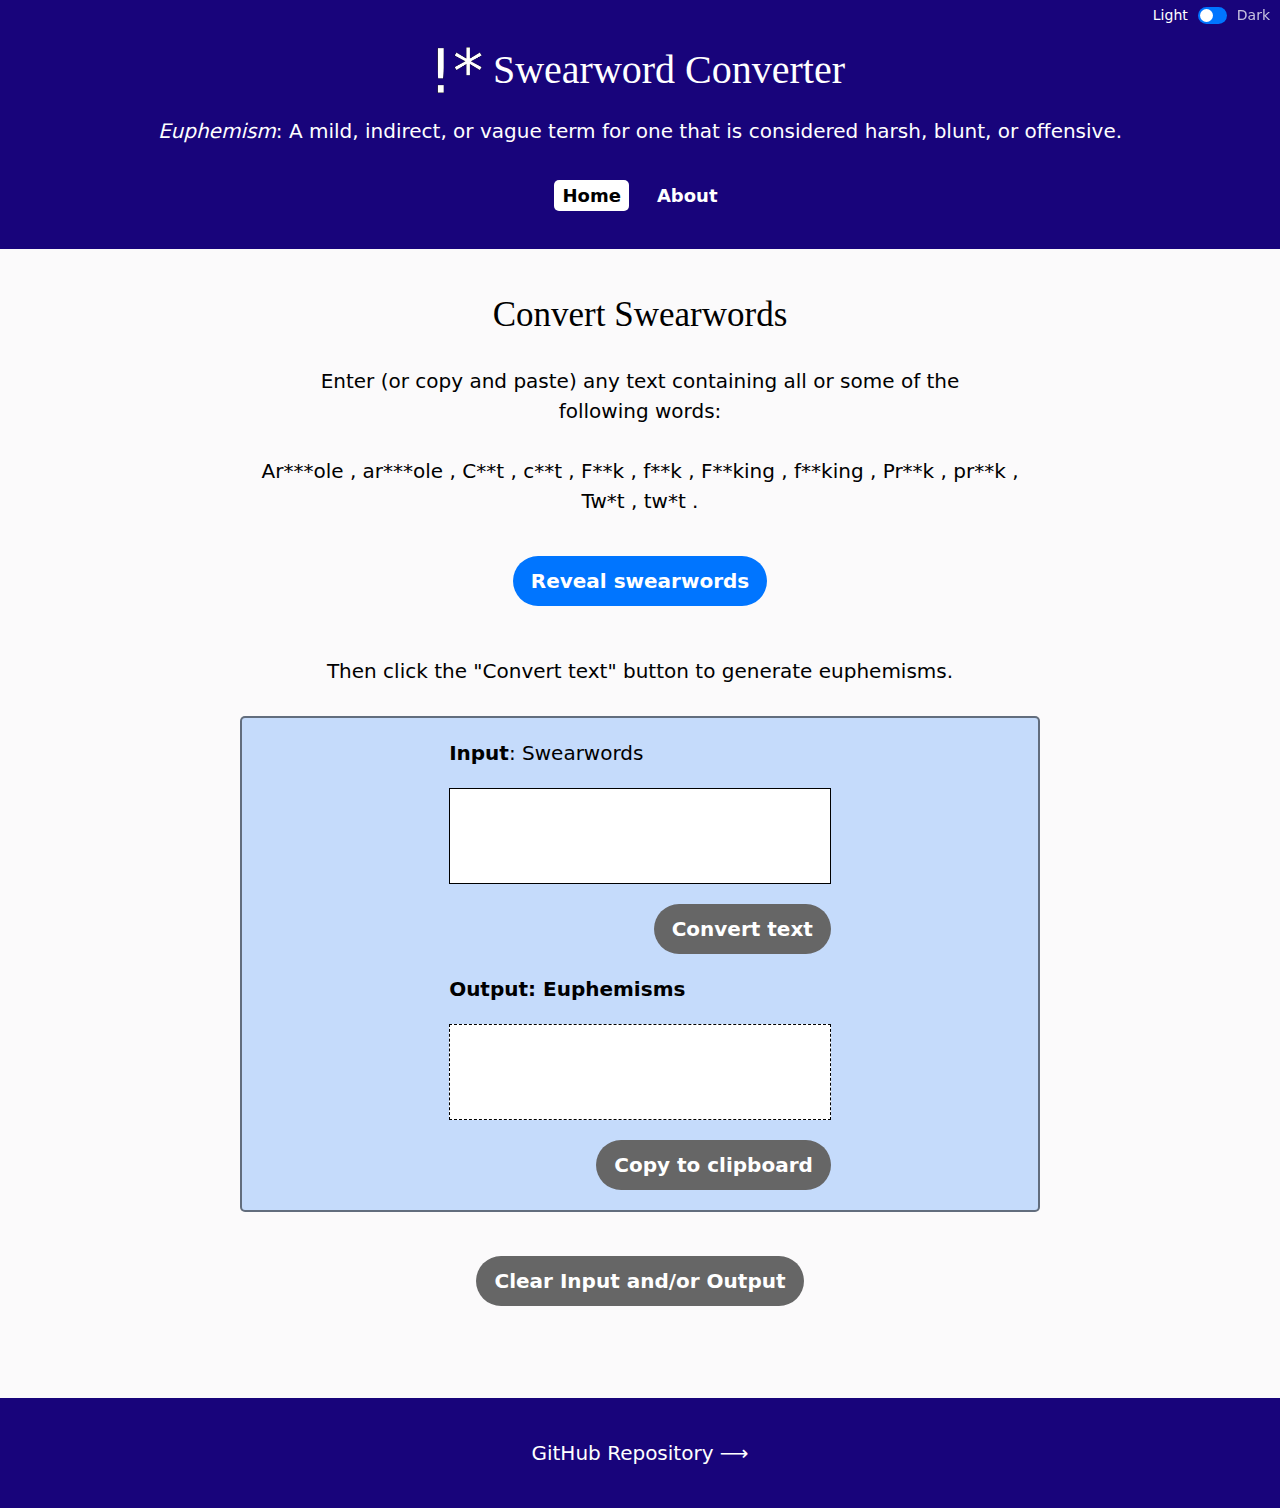
<file: index.html>
<!DOCTYPE html>
<html lang="en-gb">

<head>
    <meta charset="UTF-8">
    <meta name="viewport" content="width=device-width, initial-scale=1.0">
    <meta name="description"
        content="This page replaces swearwords with euphemisms. A list of convertible swearwords is included, so parental discretion is advised.">

    <title>Swearword Converter | Home</title>
    <link rel="apple-touch-icon" sizes="180x180" href="./apple-touch-icon.png">
    <link rel="icon" type="image/png" sizes="32x32" href="./favicon-32x32.png">
    <link rel="icon" type="image/png" sizes="16x16" href="./favicon-16x16.png">
    <link rel="manifest" href="./site.webmanifest">
    <link rel="stylesheet" href="./style.css">
    <script type="application/ld+json">
        {
        "@context": "https://schema.org",
        "@type": "WebPage",
        "name": "Swearword Converter | Home",
        "description": "This page replaces swearwords with euphemisms.",
        "contentRating": "Mature"
        }
    </script>
    <script src="./index.js" type="module"></script>
</head>

<body>
    <a href="#main-content" class="element-invisible element-focusable skip-link">Skip to main content</a>
    <div class="theme-toggler">
        <p class="light">Light<span class="visually-hidden"> theme inactive</span></p><button type="button"
            aria-pressed="true" aria-label="Toggle theme"><span></span></button>
        <p class="dark">Dark<span class="visually-hidden"> theme active</span></p>
    </div>
    <header class="header">
        <div class="title">
            <img src="./img/icon.png" alt="" width="48" class="logo">
            <p class="h1">Swearword Converter</p>
        </div>
        <p class="definition"><i>Euphemism</i>: A mild, indirect, or vague term for one that is considered harsh, blunt,
            or offensive.</p>
        <nav class="main-navigation">
            <ul>
                <li><a href="./index.html" aria-current="page">Home</a></li>
                <li><a href="./about.html">About</a></li>
            </ul>
        </nav>

    </header>
    <main class="main" id="main-content">
        <h1>Convert Swearwords</h1>
        <div class="container flow">
            <p class="center">Enter (or copy and paste) any text containing all or some of the following words:</p>

            <div class="vocab">
                <p class="center">
                    <span data-word-obscured style="display:inline">Ar&#42;&#42;&#42;ole</span>
                    <span data-word-full style="display:none">Arsehole</span>,
                    <span data-word-obscured style="display:inline">ar&#42;&#42;&#42;ole</span>
                    <span data-word-full style="display:none">arsehole</span>,

                    <span data-word-obscured style="display:inline">C&#42;&#42;t</span>
                    <span data-word-full style="display:none">Cunt</span>,
                    <span data-word-obscured style="display:inline">c&#42;&#42;t</span>
                    <span data-word-full style="display:none">cunt</span>,

                    <span data-word-obscured style="display:inline">F&#42;&#42;k</span>
                    <span data-word-full style="display:none">Fuck</span>,
                    <span data-word-obscured style="display:inline">f&#42;&#42;k</span>
                    <span data-word-full style="display:none">fuck</span>,

                    <span data-word-obscured style="display:inline">F&#42;&#42;king</span>
                    <span data-word-full style="display:none">Fucking</span>,
                    <span data-word-obscured style="display:inline">f&#42;&#42;king</span>
                    <span data-word-full style="display:none">fucking</span>,

                    <span data-word-obscured style="display:inline">Pr&#42;&#42;k</span>
                    <span data-word-full style="display:none">Prick</span>,
                    <span data-word-obscured style="display:inline">pr&#42;&#42;k</span>
                    <span data-word-full style="display:none">prick</span>,

                    <span data-word-obscured style="display:inline">Tw&#42;t</span>
                    <span data-word-full style="display:none">Twat</span>,
                    <span data-word-obscured style="display:inline">tw&#42;t</span>
                    <span data-word-full style="display:none">twat</span>.
                </p>
                <div class="row"><button type="button" id="toggle-reveal-btn"><span id="reveal-btn-txt">Reveal</span>
                        swearwords</button></div>
            </div>

            <p class="center">Then click the "Convert text" button to generate euphemisms.</p>


            <div class="row form-container">
                <form id="replace-swearwords">

                    <label>
                        <span><b>Input</b>: Swearwords</span>
                        <textarea class="text-area" name="text-area" id="swearwords-textarea"></textarea>
                    </label>

                    <button id="convert-text-btn" type="submit" disabled>Convert text</button>


                </form>

                <div class="euphemisms">
                    <h2><b>Output</b>: Euphemisms</h2>
                    <p id="euphemisms" style="border-style: dashed;"></p>
                    <button id="copy-to-clipboard-btn" type="button" disabled>Copy to clipboard</button>
                </div>
            </div>
        </div>
        <div class="row">
            <button type="button" id="clear-text-button" class="clear-text" disabled>
                Clear Input and/or Output
            </button>
        </div>
    </main>

    <footer class="footer">
        <a href="https://github.com/chrisnajman/swearword-converter" target="_blank" rel="noopener noreferrer"
            class="external-link">
            GitHub Repository
        </a>
    </footer>
</body>

</html>
</file>
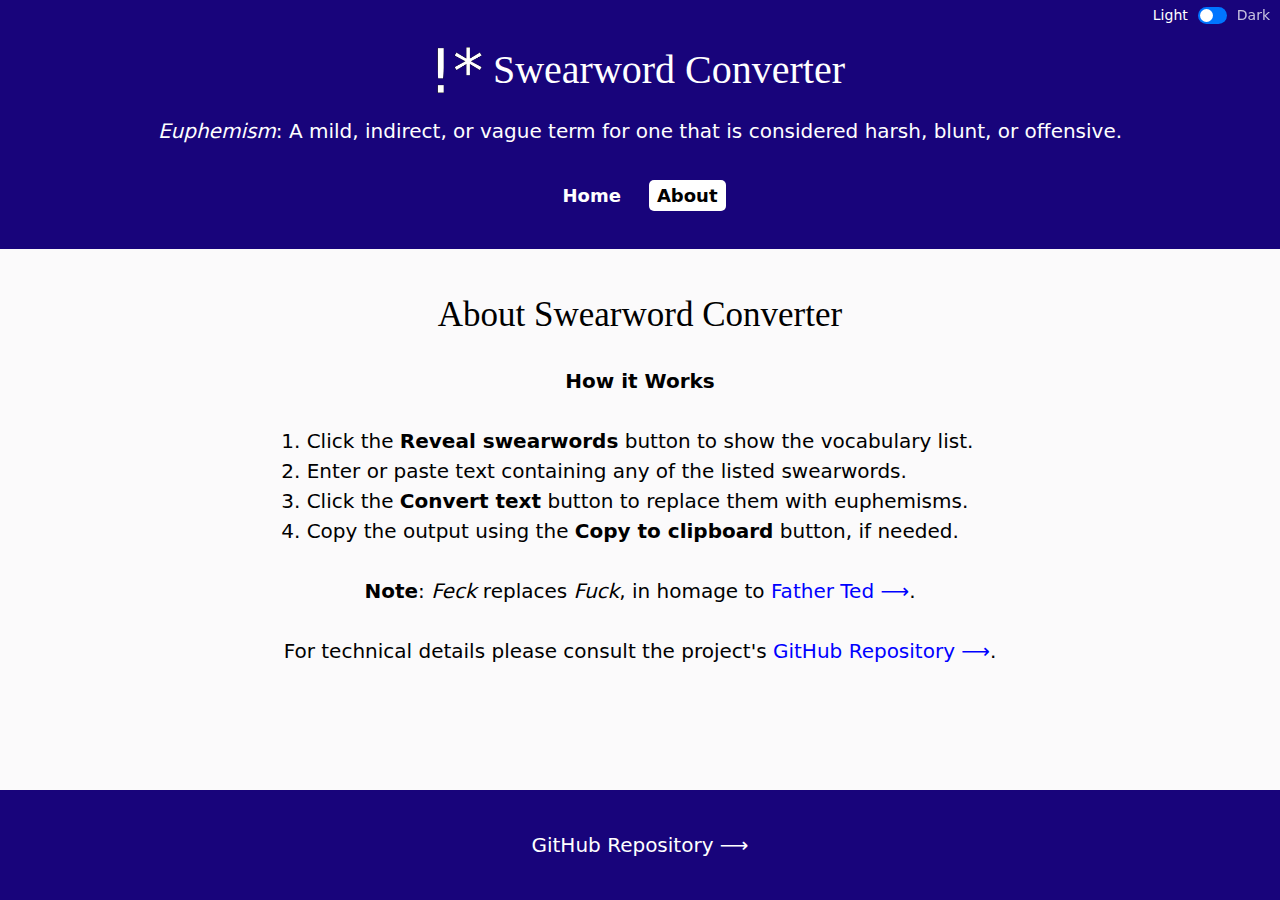
<file: about.html>
<!DOCTYPE html>
<html lang="en-gb">

<head>
    <meta charset="UTF-8">
    <meta name="viewport" content="width=device-width, initial-scale=1.0">
    <meta name="description" content="This page describes how to use the Swearword Converter.">

    <title>Swearword Converter | About</title>
    <link rel="apple-touch-icon" sizes="180x180" href="./apple-touch-icon.png">
    <link rel="icon" type="image/png" sizes="32x32" href="./favicon-32x32.png">
    <link rel="icon" type="image/png" sizes="16x16" href="./favicon-16x16.png">
    <link rel="manifest" href="./site.webmanifest">
    <link rel="stylesheet" href="./style.css">
    <script type="application/ld+json">
        {
        "@context": "https://schema.org",
        "@type": "WebPage",
        "name": "Swearword Converter | About",
        "description": "This page describes how to use the Swearword Converter.",
        "contentRating": "Mature"
        }
    </script>
    <script src="./index.js" type="module"></script>
</head>

<body>
    <a href="#main-content" class="element-invisible element-focusable skip-link">Skip to main content</a>
    <div class="theme-toggler">
        <p class="light">Light<span class="visually-hidden"> theme inactive</span></p><button type="button"
            aria-pressed="true" aria-label="Toggle theme"><span></span></button>
        <p class="dark">Dark<span class="visually-hidden"> theme active</span></p>
    </div>
    <header class="header">
        <div class="title">
            <img src="./img/icon.png" alt="" width="48" class="logo">
            <p class="h1">Swearword Converter</p>
        </div>
        <p class="definition"><i>Euphemism</i>: A mild, indirect, or vague term for one that is considered harsh, blunt,
            or offensive.</p>
        <nav class="main-navigation">
            <ul>
                <li><a href="./index.html">Home</a></li>
                <li><a href="./about.html" aria-current="page">About</a></li>
            </ul>
        </nav>

    </header>
    <main class="main" id="main-content">
        <h1>About Swearword Converter</h1>
        <section class="container flow about">
            <h2>How it Works</h2>

            <ol>
                <li>Click the <b>Reveal swearwords</b> button to show the vocabulary list.</li>
                <li>Enter or paste text containing any of the listed swearwords.</li>
                <li>Click the <b>Convert text</b> button to replace them with euphemisms.</li>
                <li>Copy the output using the <b>Copy to clipboard</b> button, if needed.</li>
            </ol>

            <p><b>Note</b>: <i>Feck</i> replaces <i>Fuck</i>, in
                homage to <a href="https://www.imdb.com/title/tt0111958/" target="_blank" rel="noopener noreferrer"
                    class="external-link">Father Ted</a>.</p>
            <p>For technical details please consult the project's <a
                    href="https://github.com/chrisnajman/swearword-converter" target="_blank" rel="noopener noreferrer"
                    class="external-link">
                    GitHub Repository
                </a>.</p>

        </section>
    </main>

    <footer class="footer">
        <a href="https://github.com/chrisnajman/swearword-converter" target="_blank" rel="noopener noreferrer"
            class="external-link">
            GitHub Repository
        </a>
    </footer>
</body>

</html>
</file>
<file: style.css>
* {
    box-sizing: border-box;
    margin: 0;
}

:root {
    overflow-y: scroll;
    --brand: #18047b;
    --border-radius: 0.3125rem;
    --button-border-radius: 100vw;
    --bg: white;
    --fg: black;
    --bg-main: #fbfafb;
    --bg-row: #c5dbfb;
    --border-color: rgb(0, 0, 0, 0.5);
    --button-bg: #0075ff;
    --content-border: black;
    --content-bg: white;
    --main-link: blue;
}

.darkmode {
    --bg: black;
    --fg: white;
    --bg-main: #302d4f;
    --bg-row: #3d3969;
    --border-color: rgb(0, 0, 0, 1);
    --content-border: white;
    --content-bg: black;
    --main-link: aqua;
}

:focus-visible {
    outline: 0.125rem solid orange;
    outline-offset: 0.1875rem;
}
body {
    font-family: system-ui, sans-serif;
    line-height: 1.5;
    font-size: clamp(1rem, 0.8995rem + 0.4673vw, 1.25rem);

    min-height: 100vh;
    min-height: 100dvh;
    display: grid;
    grid-template-rows: auto 1fr auto;
}

.h1 {
    font-size: clamp(1.25rem, 0.7477rem + 2.3364vw, 2.5rem);
}
h1 {
    font-size: clamp(1.25rem, 0.8732rem + 1.7523vw, 2.1875rem);
}

h1,
.h1 {
    font-weight: normal;
    text-wrap: balance;
    font-family: Georgia, "Times New Roman", Times, serif;
}

h1 {
    text-align: center;
}

h2 {
    font-size: inherit;
    font-weight: 600;
}

.center {
    width: fit-content;
    margin-inline: auto;
    text-wrap: pretty;
    text-align: center;
}

img {
    max-width: 100%;
    height: auto;
    display: block;
}

p {
    text-wrap: balance;
}

a {
    text-decoration: none;
    text-underline-offset: 0.375rem;

    &[target="_blank"] {
        @media (hover: hover) {
            &:hover {
                text-decoration: underline;
            }
        }

        &::after {
            content: " \27F6";
        }
    }
}

button {
    all: unset;
    cursor: pointer;
}

.uppercase {
    text-transform: uppercase;
}

.container {
    /* Locally-scoped CSS variables */
    --_content-max-width: 50rem;
    --_content-space-outside: 1.25rem;

    width: min(var(--_content-max-width), 100% - var(--_content-space-outside) * 2);
    margin-inline: auto;
}

.flow > * + * {
    margin-top: 1.5em;
    /* em NOT rem & margin-top NOT margin bottom */
}

.header,
.footer {
    background-color: var(--brand);
    color: white;
    padding-inline: 1.25rem;

    display: flex;
    flex-direction: column;
    align-items: center;
    justify-content: center;
    padding: 2.5rem 1.25rem;

    & a {
        color: white;
    }
}

.header {
    gap: 1rem;

    & p {
        &.definition {
            text-align: center;
            margin-block-end: 1.25rem;
        }
    }
}

.footer {
    gap: 1.25rem;
}

.title {
    display: flex;
    align-items: center;
    justify-content: center;
    gap: 0.625rem;

    & .logo {
        width: clamp(2rem, 1.5981rem + 1.8692vw, 3rem);
        filter: invert(100%);
    }
}

.main-navigation {
    & ul {
        list-style-type: "";
        display: flex;
        gap: 1.25rem;
        padding-inline-start: 0;
        font-size: clamp(0.9375rem, 0.8621rem + 0.3505vw, 1.125rem);
        font-weight: 600;
    }

    & a {
        border-radius: var(--border-radius);
        padding: 0.3125rem 0.5rem;
        &[aria-current="page"] {
            background-color: white;
            color: black;
        }
    }
}

&[aria-current="page"] {
    background-color: white;
    color: black;
}

.main {
    padding-block: 2.5rem 4.5rem;
    display: flex;
    flex-direction: column;
    gap: 1.5rem;
    background-color: var(--bg-main);
    color: var(--fg);

    & a {
        color: var(--main-link);
    }
}

.vocab {
    display: flex;
    flex-direction: column;
    gap: 1.25rem;
}

.row {
    display: flex;
    flex-wrap: wrap;
    justify-content: center;
    gap: 1.25rem;
    margin-inline: auto;
    padding: 1.25rem;
    width: fit-content;

    & button {
        all: unset;
        cursor: pointer;
        margin-block-start: auto;
        margin-inline-start: auto;
        padding: 0.5rem 1rem;
        background-color: #0075ff;
        color: white;
        font-weight: 600;
        border-radius: 100vw;
        border: 0.125rem solid transparent;
        text-wrap: balance;
        text-align: center;

        &.clear-text {
            margin-inline: auto;
        }

        @media (hover: hover) {
            &:hover {
                border-color: black;
            }
        }

        &:disabled {
            background-color: #666;
            cursor: not-allowed;
        }

        &:disabled:hover {
            border-color: transparent;
        }
    }

    & > section {
        margin-inline: auto;
    }
}

.form-container {
    background-color: var(--bg-row);
    border: 0.125rem solid var(--border-color);
    border-radius: var(--border-radius);
}

.euphemisms {
    display: flex;
    flex-direction: column;
    gap: 1.25rem;

    & h3 {
        font-size: inherit;
        font-weight: inherit;
    }
    & p {
        text-wrap: auto;
    }
}
form,
.euphemisms {
    width: 30ch;
}

textarea,
.euphemisms p {
    background-color: var(--content-bg);
    border-color: var(--content-border);
    border-width: 0.0625rem;
    padding: 1.25rem;
    color: var(--fg);
    min-height: 6rem;
}

form {
    display: flex;
    flex-direction: column;
    gap: 1.25rem;
    & label {
        display: flex;
        flex-direction: column;
        gap: 1.25rem;
    }

    & textarea {
        resize: none;
        padding: 1.25rem;
        font-family: inherit;
        font-size: inherit;
        line-height: inherit;
        field-sizing: content;
    }
}

/* About */
.about {
    & h2,
    & p {
        text-align: center;
    }
    & ol {
        width: fit-content;
        margin: 1.5em auto 0;
        padding: 0;
    }
}
/* Theme */
.theme-toggler {
    position: absolute;
    top: 0;
    right: 0;
    display: flex;
    align-items: center;
    gap: 0.625rem;
    padding: 0.3125rem 0.625rem;

    & button {
        font-size: clamp(0.875rem, 0.8248rem + 0.2336vw, 1rem);
        font-family: inherit;
        background-color: var(--button-bg);
        width: 1.5625rem;
        height: 0.8125rem;
        border-radius: 1.25rem;
        display: flex;
        justify-content: flex-start;
        align-items: center;
        padding: 0.125rem;

        & span {
            height: 0.8125rem;
            width: 0.8125rem;
            background-color: white;
            border-radius: 50%;
        }
    }

    & p {
        font-size: 0.875rem;
        font-weight: var(--bold);
        color: white;
        &.light {
            opacity: 1;
        }

        &.dark {
            opacity: 0.75;
        }
    }
}

.darkmode {
    & .theme-toggler button {
        justify-content: flex-end;
    }

    & p {
        &.light {
            opacity: 0.75;
        }

        &.dark {
            opacity: 11;
        }
    }
}
/* End theme */

/** Skip link */
.skip-link {
    color: white;
    text-decoration: none;
    font-weight: 600;
    padding: 0.3125rem 0.625rem;
    margin-inline-end: 0.625rem;
}
.element-invisible {
    clip: rect(0.0625rem, 0.0625rem, 0.0625rem, 0.0625rem);
    height: 0.0625rem;
    overflow: hidden;
    position: absolute;
    top: 0;
    left: 0;
    z-index: 200;
    &.element-focusable:active,
    &.element-focusable:focus {
        clip: auto;
        height: auto;
        overflow: visible;
    }
}

.visually-hidden {
    position: absolute;
    width: 0.0625rem;
    height: 0.0625rem;
    padding: 0;
    margin: -0.0625rem;
    overflow: hidden;
    clip-path: inset(0);
    border: 0;
}
</file>
